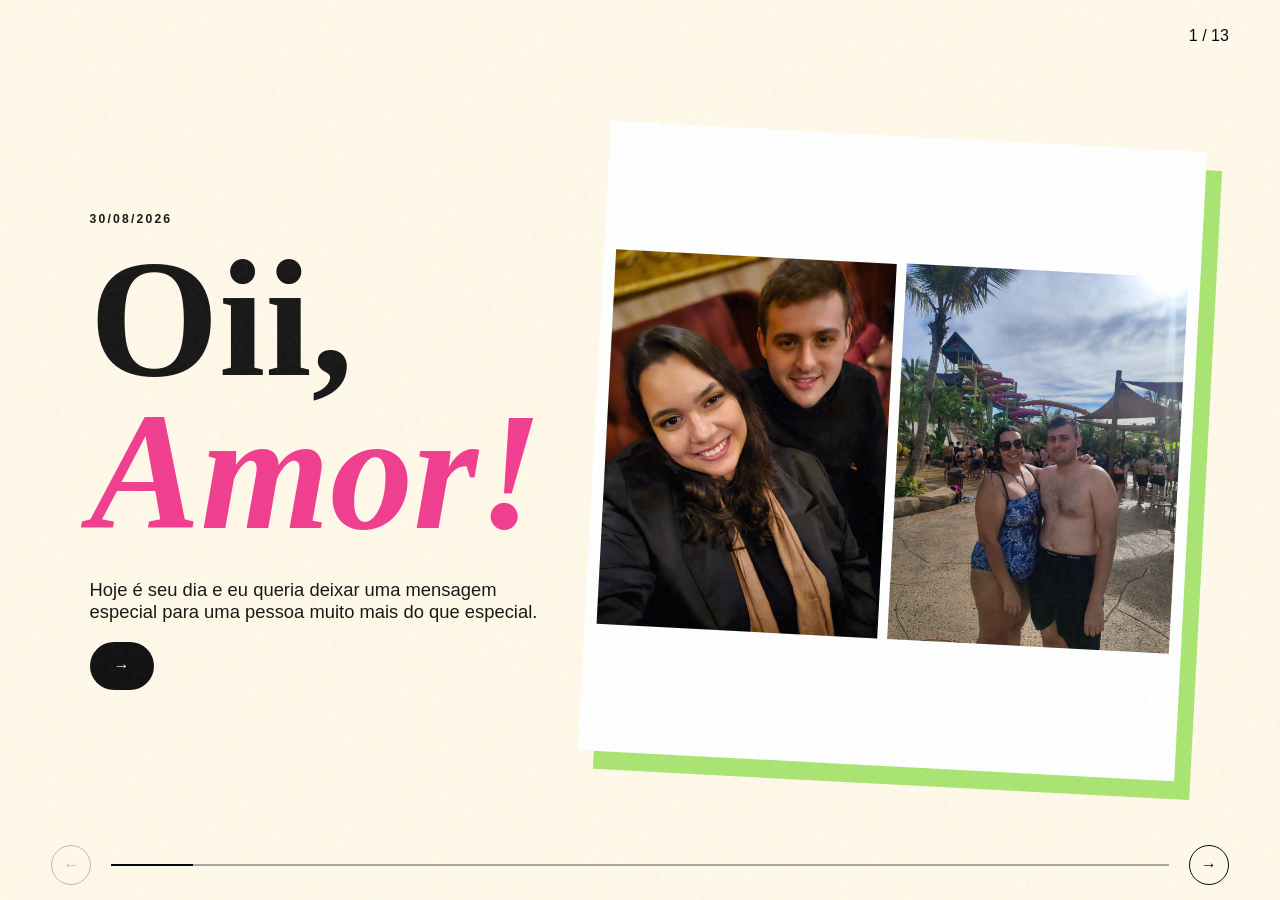
<file: index.html>
<!doctype html>
<html lang="pt-BR">
<head>
  <meta charset="UTF-8">
  <meta name="viewport" content="width=device-width, initial-scale=1">
  <meta name="robots" content="noindex, nofollow, noarchive">
  <meta name="theme-color" content="#f13d8f">
  <title>Para a Bruna &hearts;</title>
  <link rel="stylesheet" href="style.css">
</head>
<body>
  <div class="noise" aria-hidden="true"></div>
  <header class="topbar"><div></div><span id="counter" aria-live="polite">1 / 13</span></header>
  <main id="app" aria-live="polite">
    <section class="slide active intro">
      <div class="intro-copy">
        <p class="eyebrow">30/08/2026</p>
        <h1>Oii,<br><em>Amor!</em></h1>
        <p>Hoje &eacute; seu dia e eu queria deixar uma mensagem especial para uma pessoa muito mais do que especial.</p>
        <button class="primary next" type="button" aria-label="Avan&ccedil;ar">&rarr;</button>
      </div>
      <div class="hero-photo"><img src="Slide1-Foto1.jpg" alt="Bruna e Guilherme" fetchpriority="high"><img src="Slide1-Foto2.jpg" alt="Bruna e Guilherme"></div>
    </section>
    <section class="slide message pink">
      <div class="polaroids"><img src="Slide2-Foto1.jpg" alt="Uma lembran&ccedil;a do casal"><img src="Slide2-Foto2.jpg" alt="Uma lembran&ccedil;a do casal"></div>
      <div class="card"><p>Antes de mais nada, pra deixar claro, o site foi feito por IA, mas o texto n&atilde;o, ok?</p></div>
    </section>
    <section class="slide top-five">
      <div class="burst"><strong>5</strong></div>
      <div><p>Pra relembrar um pouco o ano de 2024, vou come&ccedil;ar com um top 5&hellip;</p><h2>Top 5 coisas que eu<br><em>admiro em voc&ecirc;</em> &#128578;</h2></div>
      <div class="cutout-gallery"><img src="Slide3-Foto1.jpg" alt="Bruna"><img src="Slide3-Foto2.jpg" alt="Bruna"></div>
    </section>
    <section class="slide message green">
      <div class="photo-pair"><img src="Slide4-Foto1.jpg" alt="Uma lembran&ccedil;a"><img src="Slide4-Foto2.jpg" alt="Uma lembran&ccedil;a"></div>
      <div class="card dark"><p>Mas antes do top, algumas men&ccedil;&otilde;es honrosas&hellip;</p></div>
    </section>
    <section class="slide honor green">
      <div class="tape">Men&ccedil;&atilde;o honrosa</div>
      <img class="wide-photo" src="Slide5-Foto1.jpg" alt="Uma lembran&ccedil;a em fam&iacute;lia">
      <div class="card dark"><p>Eu adoro a sua fam&iacute;lia, fazer parte dela e tudo que vem junto com voc&ecirc;!</p><small>Adoro seus amigos, sua casa, sua calopsita &mdash; afinal, foi por conta dela que eu consegui puxar assunto contigo, n&eacute;? Haha.</small></div>
    </section>
    <section class="slide message black">
      <div class="gallery-row"><img src="Slide6-Foto1.jpg" alt="Uma lembran&ccedil;a"></div>
      <div class="card light"><p>Mas agora vamos ao top 5.</p></div>
    </section>
    <section class="slide rank empathy">
      <div class="rank-number">5</div>
      <div class="rank-copy"><h2>Sua empatia</h2><p>Adoro quando voc&ecirc; se preocupa com as pessoas, com seus pais, av&oacute;s, comigo&hellip;</p><p>Adoro o fato de voc&ecirc; ouvir e ajudar as pessoas&hellip;</p></div>
      <div class="photo-stack"><img src="Slide7-Foto1.jpg" alt="Bruna"><img src="Slide7-Foto2.jpg" alt="Uma lembran&ccedil;a do casal"></div>
    </section>
    <section class="slide rank beauty pink">
      <div class="rank-number">4</div>
      <div class="rank-copy"><h2>Sua beleza</h2><p>Voc&ecirc; &eacute; muito gata, mulher!</p><p>Sou apaixonado por voc&ecirc;, pelos seus olhos, seu sorriso, seu cabelo, por tudo em voc&ecirc; &lt;3</p></div>
      <div class="film"><img src="Slide8-Foto1.jpg" alt="Bruna"><img src="Slide8-Foto2.jpg" alt="Bruna"><img src="Slide8-Foto3.jpg" alt="Bruna"><img src="Slide8-Foto4.jpg" alt="Bruna"></div>
    </section>
    <section class="slide rank intelligence blue">
      <div class="rank-number">3</div>
      <div class="rank-copy"><h2>Sua intelig&ecirc;ncia</h2><p>Adoro quando voc&ecirc; me explica coisas do seu trabalho, coisas de estat&iacute;stica, de dados, de machine learning&hellip;</p></div>
      <img class="portrait" src="Slide9-Foto1.jpg" alt="Bruna">
    </section>
    <section class="slide rank sensitivity green">
      <div class="rank-number">2</div>
      <div class="rank-copy"><h2>Sua sensibilidade</h2><p>Eu amo o fato de voc&ecirc; ser gentil com as pessoas.</p><p>Confesso que deveria aprender um pouco disso com voc&ecirc;, hehe.</p></div>
      <div class="photo-window"><img src="Slide10-Foto1.jpg" alt="Bruna"></div>
    </section>
    <section class="slide rank humor yellow">
      <div class="rank-number">1</div>
      <div class="rank-copy"><h2>Seu humor</h2><p>Amo quando voc&ecirc; me faz rir&hellip; Quando inventa alguma brincadeira&hellip;</p><p>Eu me divirto muito conversando com voc&ecirc;, e isso me faz muito, muito, muito feliz, amor!</p></div>
      <div class="photo-grid-four"><img src="Slide11-Foto1.jpg" alt="Uma lembran&ccedil;a divertida"><img src="Slide11-Foto2.jpg" alt="Uma lembran&ccedil;a divertida"><img src="Slide11-Foto3.jpg" alt="Uma lembran&ccedil;a divertida"><img src="Slide11-Foto4.jpg" alt="Uma lembran&ccedil;a divertida"></div>
    </section>
    <section class="slide seventy green">
      <div class="age"><span>27</span><i>&rarr;</i><span>70</span></div>
      <h2>Hoje voc&ecirc; fez 27, mas, como diz uma m&uacute;sica do Ed Sheeran, eu vou te amar at&eacute; voc&ecirc; fazer 70!</h2>
      <p>Te amo, te amo, te amo &lt;3</p>
      <img src="Slide12-Foto1.jpg" alt="Bruna e Guilherme">
    </section>
    <section class="slide finale black">
      <div class="final-photos"><img src="Slide13-Foto1.jpg" alt="Bruna e Guilherme"><img src="Slide13-Foto2.jpg" alt="Bruna e Guilherme"></div>
      <div><h2>Feliz anivers&aacute;rio,<br><em>amor!</em></h2><p>Aproveite o dia de hoje e todos os outros da sua vida, porque voc&ecirc; merece!</p><button class="primary replay" type="button" aria-label="Ver de novo">&#8635;</button></div>
    </section>
  </main>
  <footer class="controls">
    <button id="prev" type="button" aria-label="Voltar">&larr;</button>
    <div class="progress"><i id="progress"></i></div>
    <button id="next" type="button" aria-label="Avan&ccedil;ar">&rarr;</button>
  </footer>
  <script src="script.js"></script>
</body>
</html>
</file>
<file: style.css>
:root {
  --pink: #f13d8f;
  --green: #a9e572;
  --black: #101010;
  --cream: #fff9e9;
  --yellow: #ffd83d;
  --blue: #a5dafa;
  --ink: #161616;
}
* {
  box-sizing: border-box;
}
html,
body {
  margin: 0;
  height: 100%;
  overflow: hidden;
}
body {
  font-family: "Trebuchet MS", Arial, sans-serif;
  background: var(--cream);
  color: var(--ink);
}
button {
  font: inherit;
}
.noise {
  position: fixed;
  inset: 0;
  opacity: 0.05;
  pointer-events: none;
  z-index: 20;
  background-image: url("data:image/svg+xml,%3Csvg viewBox='0 0 180 180' xmlns='http://www.w3.org/2000/svg'%3E%3Cfilter id='n'%3E%3CfeTurbulence type='fractalNoise' baseFrequency='.9' numOctaves='3' stitchTiles='stitch'/%3E%3C/filter%3E%3Crect width='100%25' height='100%25' filter='url(%23n)'/%3E%3C/svg%3E");
}
.topbar {
  position: fixed;
  z-index: 30;
  top: 0;
  left: 0;
  right: 0;
  height: 72px;
  padding: 0 4vw;
  display: flex;
  align-items: center;
  justify-content: space-between;
  mix-blend-mode: difference;
  color: #fff;
}
.top-actions {
  display: flex;
  gap: 20px;
  align-items: center;
}
.icon-button,
.controls button {
  border: 1px solid currentColor;
  background: transparent;
  color: inherit;
  border-radius: 50%;
  width: 40px;
  height: 40px;
  cursor: pointer;
}
.slide {
  position: absolute;
  inset: 0;
  display: grid;
  align-items: center;
  padding: 90px 7vw 88px;
  opacity: 0;
  visibility: hidden;
  transform: translateX(5%);
  transition:
    opacity 0.55s ease,
    transform 0.65s cubic-bezier(0.2, 0.8, 0.2, 1),
    visibility 0.55s;
  overflow: hidden;
  background: var(--cream);
}
.slide.active {
  opacity: 1;
  visibility: visible;
  transform: none;
  z-index: 2;
}
.slide.exit {
  transform: translateX(-5%);
}
.pink {
  background: var(--pink);
}
.green {
  background: var(--green);
}
.blue {
  background: var(--blue);
}
.yellow {
  background: var(--yellow);
}
.black {
  background: var(--black);
  color: #fff;
}
h1,
h2,
h3,
p {
  margin-top: 0;
}
h1,
h2 {
  font-family: "Playfair Display", serif;
  line-height: 0.92;
}
h1 {
  font-size: clamp(5rem, 13vw, 12rem);
  margin: 0.1em 0 0.18em;
}
h2 {
  font-size: clamp(3.6rem, 8vw, 8rem);
  margin: 0.05em 0 0.22em;
}
em {
  font-weight: 700;
  color: var(--pink);
}
.pink em {
  color: var(--green);
}
.eyebrow {
  text-transform: uppercase;
  letter-spacing: 0.18em;
  font-size: 0.76rem;
  font-weight: 700;
}
.primary {
  border: 0;
  background: var(--black);
  color: #fff;
  padding: 15px 24px;
  border-radius: 99px;
  cursor: pointer;
  font-weight: 700;
}
.primary span {
  margin-left: 25px;
}
.intro {
  grid-template-columns: 0.75fr 1.25fr;
  gap: 4vw;
}
.intro-copy > p:not(.eyebrow) {
  max-width: 490px;
  font-size: 1.15rem;
}
.hero-photo {
  height: min(70vh, 720px);
  transform: rotate(3deg);
  padding: 12px;
  background: #fff;
  box-shadow: 16px 18px 0 var(--green);
  display: grid;
  grid-template-columns: repeat(2, minmax(0, 1fr));
  gap: 10px;
}
.hero-photo img,
.wide-photo,
.portrait,
.photo-window img,
.seventy > img {
  width: 100%;
  height: 100%;
  min-width: 0;
  min-height: 0;
  object-fit: contain;
}
.message {
  grid-template-columns: 1fr 1fr;
  gap: 7vw;
}
.polaroids {
  height: 62vh;
  display: grid;
  grid-template-columns: 1fr 1fr;
  gap: 14px;
}
.polaroids img {
  width: 100%;
  height: 100%;
  min-width: 0;
  object-fit: contain;
  border: 10px solid #fff;
  box-shadow: 0 12px 30px #0003;
}
.photo-pair {
  height: 62vh;
  display: grid;
  grid-template-columns: 1fr 1fr;
  gap: 14px;
}
.photo-pair img {
  width: 100%;
  height: 100%;
  min-width: 0;
  object-fit: contain;
  border: 10px solid #fff;
}
.card {
  background: var(--cream);
  padding: clamp(25px, 5vw, 70px);
  box-shadow: 12px 12px 0 var(--black);
  font-size: clamp(1.35rem, 2.5vw, 2.5rem);
  font-weight: 500;
}
.card small,
.rank-copy small {
  display: block;
  margin-top: 20px;
  font-size: 0.9rem;
  line-height: 1.5;
  font-weight: 400;
}
.number {
  font-family: "Playfair Display";
  font-size: 5rem;
  display: block;
  color: var(--pink);
}
.top-five {
  grid-template-columns: 0.4fr 0.85fr 1.35fr;
  background: var(--black);
  color: #fff;
}
.burst {
  width: 180px;
  height: 180px;
  background: var(--yellow);
  color: var(--black);
  display: grid;
  place-content: center;
  text-align: center;
  border-radius: 50%;
  font-weight: 700;
  font-size: 1.3rem;
  transform: rotate(-10deg);
  clip-path: polygon(
    50% 0,
    60% 18%,
    78% 6%,
    82% 28%,
    100% 30%,
    87% 48%,
    100% 64%,
    78% 69%,
    82% 91%,
    59% 82%,
    48% 100%,
    40% 80%,
    18% 94%,
    19% 72%,
    0 64%,
    16% 49%,
    0 33%,
    22% 29%,
    19% 7%,
    41% 18%
  );
}
.burst strong {
  font: 700 5rem/1 "Playfair Display";
}
.cutout-gallery {
  width: 100%;
  height: 65vh;
  display: grid;
  grid-template-columns: repeat(2, minmax(0, 1fr));
  gap: 10px;
  box-shadow: 15px 15px 0 var(--pink);
}
.cutout-gallery img {
  width: 100%;
  height: 100%;
  min-height: 0;
  object-fit: contain;
  background: #fff;
}
.honor {
  grid-template-columns: 1.25fr 1fr;
  gap: 5vw;
}
.tape {
  position: absolute;
  top: 16%;
  left: 4%;
  background: var(--pink);
  color: #fff;
  padding: 12px 30px;
  transform: rotate(-6deg);
  z-index: 3;
  font-weight: 700;
  letter-spacing: 0.12em;
}
.wide-photo {
  height: 65vh;
  border: 10px solid #fff;
  transform: rotate(-2deg);
}
.card.dark {
  background: var(--black);
  color: #fff;
  box-shadow: 12px 12px 0 var(--pink);
}
.doodle {
  font-size: 6rem;
  color: var(--pink);
}
.rank {
  grid-template-columns: 0.35fr 0.85fr 1.35fr;
  gap: 3vw;
}
.rank-number {
  font: 700 clamp(10rem, 25vw, 24rem) / 0.7 "Playfair Display";
  opacity: 0.9;
}
.rank-copy p:not(.eyebrow) {
  max-width: 620px;
  font-size: clamp(1rem, 1.7vw, 1.45rem);
  line-height: 1.55;
}
.rank-copy h2 {
  font-style: italic;
}
.photo-stack {
  height: 64vh;
  display: grid;
  grid-template-columns: repeat(2, minmax(0, 1fr));
  gap: 12px;
}
.photo-stack img {
  width: 100%;
  height: 100%;
  min-height: 0;
  object-fit: contain;
  border: 8px solid #fff;
}
.film {
  height: 70vh;
  background: #111;
  padding: 16px;
  display: grid;
  grid-template-columns: repeat(2, minmax(0, 1fr));
  grid-template-rows: repeat(2, minmax(0, 1fr));
  gap: 12px;
  transform: rotate(2deg);
}
.film img {
  width: 100%;
  height: 100%;
  min-height: 0;
  object-fit: contain;
}
.portrait {
  height: 68vh;
  border-radius: 6px;
  border: 9px solid #fff;
}
.photo-window {
  height: 65vh;
  border-radius: 6px;
  overflow: visible;
  border: 10px solid var(--cream);
}
.comic {
  height: 65vh;
  position: relative;
}
.photo-grid-four {
  height: 65vh;
  display: grid;
  grid-template-columns: 1fr 1fr;
  grid-template-rows: 1fr 1fr;
  gap: 10px;
}
.photo-grid-four img {
  width: 100%;
  height: 100%;
  min-width: 0;
  min-height: 0;
  object-fit: contain;
  border: 6px solid #fff;
}
.comic img {
  width: 100%;
  height: 100%;
  object-fit: contain;
  border: 9px solid #fff;
}
.message.black {
  grid-template-columns: 1.25fr 1fr;
}
.gallery-row {
  display: flex;
  height: 60vh;
  gap: 10px;
}
.gallery-row img {
  width: 100%;
  min-width: 0;
  object-fit: contain;
}
.card.light {
  color: var(--ink);
  box-shadow: 12px 12px 0 var(--pink);
}
.celebration {
  grid-template-columns: 1fr 1fr;
  align-content: center;
}
.celebration > p {
  max-width: 650px;
  font-size: 1.2rem;
}
.mini-gallery {
  grid-column: 2;
  grid-row: 1/5;
  display: grid;
  grid-template-columns: 1fr 1fr;
  gap: 12px;
  height: 68vh;
  transform: rotate(2deg);
}
.mini-gallery img {
  width: 100%;
  height: 100%;
  min-height: 0;
  object-fit: contain;
  border: 6px solid #fff;
}
.seventy {
  grid-template-columns: 1fr 1fr;
  grid-template-rows: auto auto auto;
  gap: 1vw 5vw;
}
.age {
  display: flex;
  align-items: center;
  gap: 20px;
  font: 700 clamp(5rem, 13vw, 11rem) / 1 "Playfair Display";
}
.age i {
  font: 400 3rem "DM Sans";
}
.seventy h2 {
  font-size: clamp(3rem, 6vw, 6rem);
}
.seventy > img {
  grid-column: 2;
  grid-row: 1/4;
  height: 70vh;
  border: 10px solid #fff;
  transform: rotate(3deg);
}
.finale {
  grid-template-columns: 1fr 1fr;
  gap: 7vw;
}
.final-photos {
  height: 65vh;
  display: grid;
  grid-template-columns: repeat(2, 1fr);
  gap: 14px;
}
.final-photos img {
  width: 100%;
  height: 100%;
  min-width: 0;
  object-fit: contain;
  border: 9px solid #fff;
}
.finale h2 em {
  color: var(--green);
}
.controls {
  position: fixed;
  z-index: 30;
  bottom: 0;
  left: 0;
  right: 0;
  height: 70px;
  padding: 0 4vw;
  display: flex;
  align-items: center;
  gap: 20px;
  mix-blend-mode: difference;
  color: #fff;
}
.progress {
  height: 2px;
  background: #ffffff55;
  flex: 1;
}
.progress i {
  display: block;
  height: 100%;
  background: #fff;
  width: 7.69%;
  transition: width 0.5s;
}
.controls button:disabled {
  opacity: 0.25;
  cursor: default;
}
@media (max-width: 760px) {
  html,
  body {
    height: 100dvh;
  }
  .topbar {
    height: calc(52px + env(safe-area-inset-top));
    padding-top: env(safe-area-inset-top);
  }
  .slide {
    padding: calc(64px + env(safe-area-inset-top)) 18px
      calc(74px + env(safe-area-inset-bottom));
    overflow-y: auto;
    overflow-x: hidden;
    overscroll-behavior: contain;
    -webkit-overflow-scrolling: touch;
  }
  .intro,
  .message,
  .top-five,
  .honor,
  .rank,
  .celebration,
  .seventy,
  .finale {
    grid-template-columns: 1fr;
    gap: 18px;
    align-content: start;
  }
  .intro h1 {
    font-size: clamp(3.7rem, 20vw, 6rem);
  }
  .hero-photo {
    position: static;
    width: 100%;
    height: min(46dvh, 390px);
    opacity: 1;
  }
  .intro-copy {
    z-index: 1;
  }
  .polaroids {
    height: min(44dvh, 380px);
  }
  .photo-pair {
    height: min(44dvh, 380px);
  }
  .card {
    font-size: 1.05rem;
    line-height: 1.45;
    padding: 20px;
  }
  .top-five {
    grid-template-columns: 0.5fr 1fr;
  }
  .top-five .cutout-gallery {
    grid-column: 1/3;
    height: min(44dvh, 380px);
  }
  .burst {
    width: 105px;
    height: 105px;
  }
  .burst strong {
    font-size: 3rem;
  }
  .honor .wide-photo {
    height: min(44dvh, 380px);
  }
  .tape {
    top: 11%;
  }
  .rank {
    grid-template-columns: 0.34fr 1fr;
  }
  .rank-number {
    font-size: 27vw;
  }
  .rank-copy h2 {
    font-size: clamp(2.6rem, 12vw, 4.2rem);
  }
  .rank-copy p:not(.eyebrow) {
    font-size: 1rem;
    line-height: 1.45;
  }
  .photo-stack,
  .film,
  .portrait,
  .cutout-gallery,
  .photo-window,
  .comic,
  .photo-grid-four {
    grid-column: 1/3;
    height: min(46dvh, 390px);
  }
  .photo-stack {
    grid-template-columns: repeat(2, minmax(0, 1fr));
  }
  .film {
    padding: 12px;
  }
  .film img {
    width: 100%;
    height: 100%;
  }
  .message.black .gallery-row {
    height: min(44dvh, 380px);
  }
  .gallery-row {
    grid-column: 1/3;
  }
  .message.black .card {
    grid-column: 1/3;
  }
  .mini-gallery {
    grid-column: 1;
    grid-row: auto;
    height: min(40dvh, 340px);
  }
  .seventy > img {
    grid-column: 1;
    grid-row: auto;
    height: min(44dvh, 380px);
  }
  .age {
    font-size: 20vw;
  }
  .final-photos {
    height: min(44dvh, 380px);
  }
  .finale h2 {
    font-size: 13vw;
  }
  .controls {
    height: calc(58px + env(safe-area-inset-bottom));
    padding-bottom: env(safe-area-inset-bottom);
    background: #00000018;
    backdrop-filter: blur(4px);
  }
  .controls button {
    width: 34px;
    height: 34px;
  }
}
@media (prefers-reduced-motion: reduce) {
  * {
    scroll-behavior: auto !important;
    transition: none !important;
  }
}
</file>
